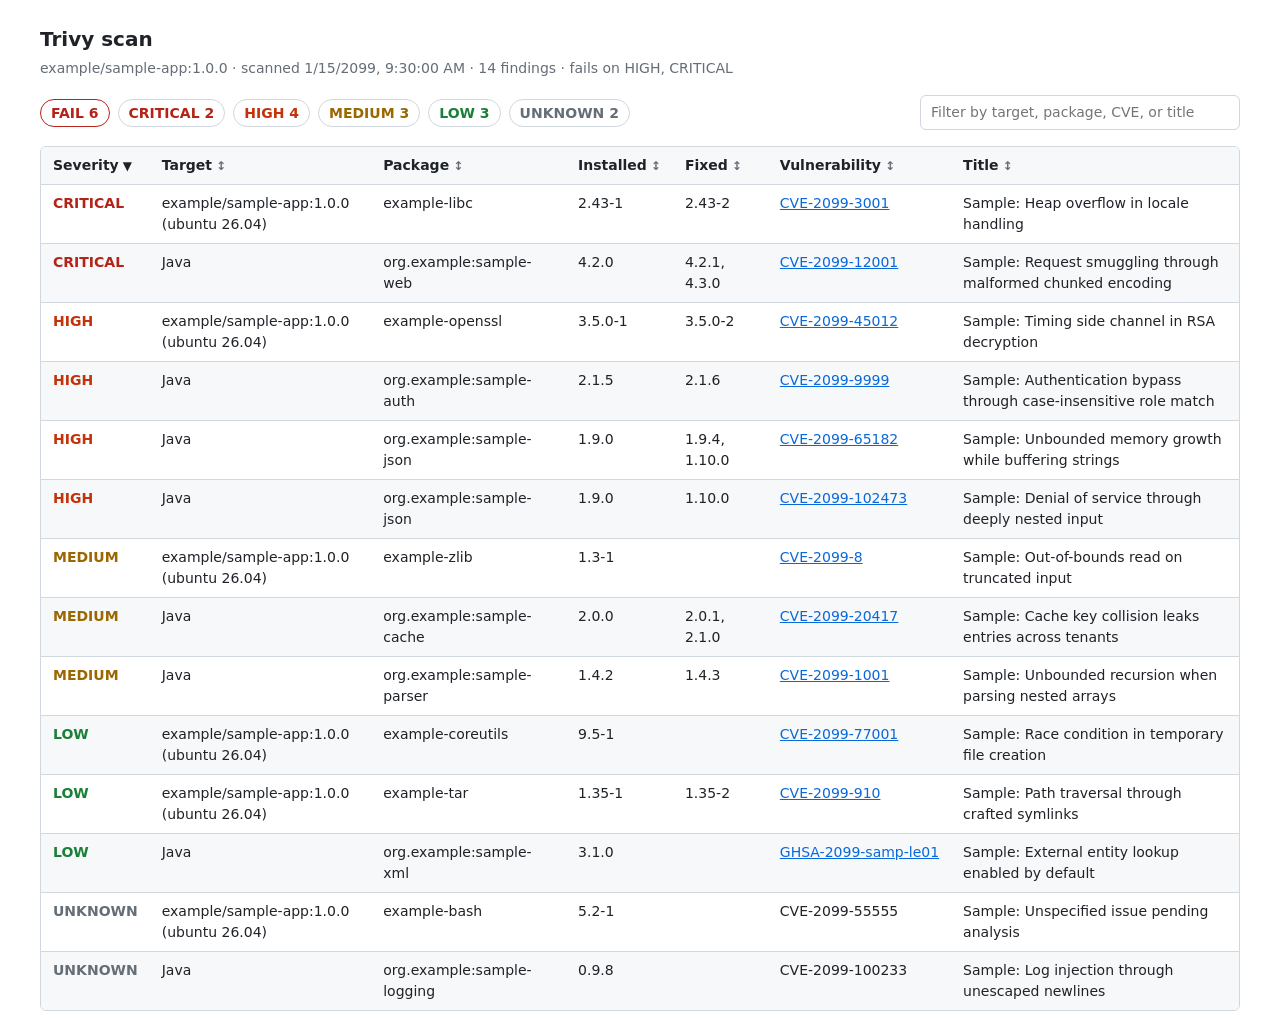
<file: scan/index.html>
<!doctype html>
<html lang="en">
<head>
  <meta charset="utf-8">
  <meta name="viewport" content="width=device-width, initial-scale=1">
  <title>Trivy Scan</title>
  <style>
    :root {
      color-scheme: light dark;
      --bg: #ffffff;
      --fg: #1f2328;
      --muted: #656d76;
      --border: #d0d7de;
      --row-alt: #f6f8fa;
      --link: #0969da;
      --critical: #b42318;
      --high: #c4320a;
      --medium: #9a6700;
      --low: #1a7f37;
      --unknown: #656d76;
    }
    @media (prefers-color-scheme: dark) {
      :root {
        --bg: #0d1117;
        --fg: #e6edf3;
        --muted: #8d96a0;
        --border: #30363d;
        --row-alt: #161b22;
        --link: #4493f8;
        --critical: #ff7b72;
        --high: #ffa657;
        --medium: #d29922;
        --low: #3fb950;
        --unknown: #8d96a0;
      }
    }
    * { box-sizing: border-box; }
    body {
      margin: 0;
      padding: 24px 16px;
      background: var(--bg);
      color: var(--fg);
      font: 14px/1.5 system-ui, -apple-system, "Segoe UI", sans-serif;
    }
    main { max-width: 1200px; margin: 0 auto; }
    h1 { margin: 0 0 4px; font-size: 20px; }
    .meta { margin: 0 0 16px; color: var(--muted); }
    .toolbar {
      display: grid;
      grid-template-columns: 1fr minmax(240px, 320px);
      gap: 12px;
      align-items: center;
      margin-bottom: 16px;
    }
    @media (max-width: 640px) {
      .toolbar { grid-template-columns: 1fr; }
    }
    .chips { display: flex; flex-wrap: wrap; gap: 8px; align-items: center; }
    .count {
      display: inline-flex;
      align-items: center;
      height: 28px;
      padding: 0 10px;
      border: 1px solid var(--border);
      border-radius: 999px;
      line-height: 1;
    }
    .count[hidden] { display: none; }
    .verdict { border-color: currentColor; }
    button.count { background: none; font-family: inherit; font-size: inherit; cursor: pointer; }
    button.count[aria-pressed="false"] { opacity: 0.4; text-decoration: line-through; }
    button.count:focus-visible, th button:focus-visible { outline: 2px solid var(--link); outline-offset: 2px; }
    input {
      width: 100%;
      padding: 6px 10px;
      border: 1px solid var(--border);
      border-radius: 6px;
      background: var(--bg);
      color: var(--fg);
      font: inherit;
    }
    .table-wrap { overflow-x: auto; border: 1px solid var(--border); border-radius: 6px; }
    table { width: 100%; border-collapse: collapse; }
    th, td { padding: 8px 12px; text-align: left; vertical-align: top; border-bottom: 1px solid var(--border); }
    th { position: sticky; top: 0; background: var(--row-alt); white-space: nowrap; }
    th button {
      display: inline-flex;
      align-items: center;
      gap: 4px;
      padding: 0;
      border: 0;
      background: none;
      color: inherit;
      font: inherit;
      cursor: pointer;
    }
    th button::after { content: "↕"; color: var(--muted); font-size: 12px; }
    th[aria-sort="ascending"] button::after { content: "▲"; color: inherit; }
    th[aria-sort="descending"] button::after { content: "▼"; color: inherit; }
    tbody tr:nth-child(even) { background: var(--row-alt); }
    tbody tr:last-child td { border-bottom: 0; }
    td.nowrap { white-space: nowrap; }
    a { color: var(--link); }
    .sev { font-weight: 600; }
    .sev-CRITICAL { color: var(--critical); }
    .sev-HIGH { color: var(--high); }
    .sev-MEDIUM { color: var(--medium); }
    .sev-LOW { color: var(--low); }
    .sev-UNKNOWN { color: var(--unknown); }
    .empty { padding: 24px; text-align: center; color: var(--muted); }
  </style>
</head>
<body>
  <main>
    <h1>Trivy scan</h1>
    <p class="meta" id="meta">Loading…</p>
    <div class="toolbar">
      <div class="chips">
        <span id="verdict" class="count verdict" hidden></span>
        <div id="counts" class="chips"></div>
      </div>
      <input id="filter" type="search" placeholder="Filter by target, package, CVE, or title">
    </div>
    <div class="table-wrap">
      <table>
        <thead>
          <tr>
            <th data-key="Severity"><button type="button">Severity</button></th>
            <th data-key="Target"><button type="button">Target</button></th>
            <th data-key="PkgName"><button type="button">Package</button></th>
            <th data-key="InstalledVersion"><button type="button">Installed</button></th>
            <th data-key="FixedVersion"><button type="button">Fixed</button></th>
            <th data-key="VulnerabilityID"><button type="button">Vulnerability</button></th>
            <th data-key="Title"><button type="button">Title</button></th>
          </tr>
        </thead>
        <tbody id="rows"></tbody>
      </table>
    </div>
  </main>
  <!-- trivy.js sets window.TRIVY_REPORT (and TRIVY_FAIL_ON) so the page also works from file://. -->
  <script src="trivy.js" onerror="void 0"></script>
  <script>
    const SEVERITIES = ['CRITICAL', 'HIGH', 'MEDIUM', 'LOW', 'UNKNOWN'];
    const collator = new Intl.Collator(undefined, { numeric: true, sensitivity: 'base' });
    const state = { query: '', hidden: new Set(), sortKey: 'Severity', sortDir: 'desc' };

    // Higher rank is more severe, so a descending sort puts CRITICAL first.
    function severityRank(severity) {
      const index = SEVERITIES.indexOf(severity);
      return index === -1 ? 0 : SEVERITIES.length - index;
    }

    // CVE-2026-102473 sorts after CVE-2026-65182: compare year, then number, as integers.
    function compareIds(a, b) {
      const pa = /^([A-Z]+)-(\d+)-(\d+)$/i.exec(a);
      const pb = /^([A-Z]+)-(\d+)-(\d+)$/i.exec(b);
      if (pa && pb) {
        return collator.compare(pa[1], pb[1]) || pa[2] - pb[2] || pa[3] - pb[3];
      }
      return collator.compare(a, b);
    }

    const COMPARATORS = {
      Severity: (a, b) => severityRank(a.Severity) - severityRank(b.Severity),
      VulnerabilityID: (a, b) => compareIds(a.VulnerabilityID, b.VulnerabilityID),
    };

    function compareText(key) {
      return (a, b) => collator.compare(a[key] ?? '', b[key] ?? '');
    }

    function sortVulns(vulns) {
      const { sortKey, sortDir } = state;
      const primary = COMPARATORS[sortKey] ?? compareText(sortKey);
      const sign = sortDir === 'asc' ? 1 : -1;
      return [...vulns].sort((a, b) => {
        // Rows without a value (such as no fixed version) stay last in either direction.
        if (!a[sortKey] !== !b[sortKey]) {
          return a[sortKey] ? -1 : 1;
        }
        return sign * primary(a, b)
          || severityRank(b.Severity) - severityRank(a.Severity)
          || collator.compare(a.PkgName, b.PkgName)
          || compareIds(a.VulnerabilityID, b.VulnerabilityID);
      });
    }

    function filterVulns(vulns) {
      const query = state.query;
      return vulns.filter((v) => !state.hidden.has(v.Severity)
        && (!query || [v.Target, v.PkgName, v.VulnerabilityID, v.Title, v.Severity]
          .some((s) => s?.toLowerCase().includes(query))));
    }

    async function loadReport() {
      if (window.TRIVY_REPORT) {
        return window.TRIVY_REPORT;
      }
      const response = await fetch('trivy.json');
      if (!response.ok) {
        throw new Error(`trivy.json: HTTP ${response.status}`);
      }
      return response.json();
    }

    function cell(text, className) {
      const td = document.createElement('td');
      td.textContent = text ?? '';
      if (className) {
        td.className = className;
      }
      return td;
    }

    function flatten(report) {
      return (report.Results ?? [])
        .flatMap((result) => (result.Vulnerabilities ?? []).map((v) => ({ ...v, Target: result.Target })));
    }

    function renderCounts(vulns, onChange) {
      const counts = document.getElementById('counts');
      counts.replaceChildren(...SEVERITIES
        .map((severity) => [severity, vulns.filter((v) => v.Severity === severity).length])
        .filter(([, n]) => n > 0)
        .map(([severity, n]) => {
          const button = document.createElement('button');
          button.type = 'button';
          button.className = `count sev sev-${severity}`;
          button.textContent = `${severity} ${n}`;
          button.title = `Show or hide ${severity} findings`;
          button.setAttribute('aria-pressed', 'true');
          button.addEventListener('click', () => {
            const shown = state.hidden.has(severity);
            if (shown) {
              state.hidden.delete(severity);
            } else {
              state.hidden.add(severity);
            }
            button.setAttribute('aria-pressed', String(shown));
            onChange();
          });
          return button;
        }));
    }

    function renderSortHeaders() {
      document.querySelectorAll('th[data-key]').forEach((th) => {
        if (th.dataset.key === state.sortKey) {
          th.setAttribute('aria-sort', state.sortDir === 'asc' ? 'ascending' : 'descending');
        } else {
          th.removeAttribute('aria-sort');
        }
      });
    }

    function renderRows(vulns, total) {
      const rows = document.getElementById('rows');
      if (vulns.length === 0) {
        const tr = document.createElement('tr');
        const td = cell(total ? 'No matching vulnerabilities' : 'No vulnerabilities', 'empty');
        td.colSpan = 7;
        tr.append(td);
        rows.replaceChildren(tr);
        return;
      }
      rows.replaceChildren(...vulns.map((v) => {
        const tr = document.createElement('tr');
        const id = cell('', 'nowrap');
        if (v.PrimaryURL) {
          const link = document.createElement('a');
          link.href = v.PrimaryURL;
          link.target = '_blank';
          link.rel = 'noopener';
          link.textContent = v.VulnerabilityID;
          id.append(link);
        } else {
          id.textContent = v.VulnerabilityID;
        }
        tr.append(
          cell(v.Severity, `nowrap sev sev-${v.Severity}`),
          cell(v.Target),
          cell(v.PkgName),
          cell(v.InstalledVersion, 'nowrap'),
          cell(v.FixedVersion),
          id,
          cell(v.Title));
        return tr;
      }));
    }

    loadReport()
      .then((report) => {
        const vulns = flatten(report);
        const failOn = window.TRIVY_FAIL_ON?.split(',');
        const created = report.CreatedAt ? new Date(report.CreatedAt).toLocaleString() : 'unknown time';
        document.getElementById('meta').textContent =
          [report.ArtifactName ?? 'Unknown artifact', `scanned ${created}`, `${vulns.length} findings`,
            failOn && `fails on ${failOn.join(', ')}`].filter(Boolean).join(' · ');
        if (failOn) {
          const failing = vulns.filter((v) => failOn.includes(v.Severity)).length;
          const verdict = document.getElementById('verdict');
          verdict.textContent = failing ? `FAIL ${failing}` : 'PASS';
          verdict.className = `count verdict sev ${failing ? 'sev-CRITICAL' : 'sev-LOW'}`;
          verdict.hidden = false;
        }
        const render = () => {
          renderSortHeaders();
          renderRows(sortVulns(filterVulns(vulns)), vulns.length);
        };
        renderCounts(vulns, render);
        document.getElementById('filter').addEventListener('input', (event) => {
          state.query = event.target.value.trim().toLowerCase();
          render();
        });
        document.querySelectorAll('th[data-key] button').forEach((button) => {
          button.addEventListener('click', () => {
            const key = button.parentElement.dataset.key;
            if (state.sortKey === key) {
              state.sortDir = state.sortDir === 'asc' ? 'desc' : 'asc';
            } else {
              state.sortKey = key;
              // Severity starts most severe first; text columns start A to Z.
              state.sortDir = key === 'Severity' ? 'desc' : 'asc';
            }
            render();
          });
        });
        render();
      })
      .catch((error) => {
        document.getElementById('meta').textContent =
          `Could not load the report (${error.message}). Run make scan, or serve this directory over HTTP.`;
      });
  </script>
</body>
</html>
</file>
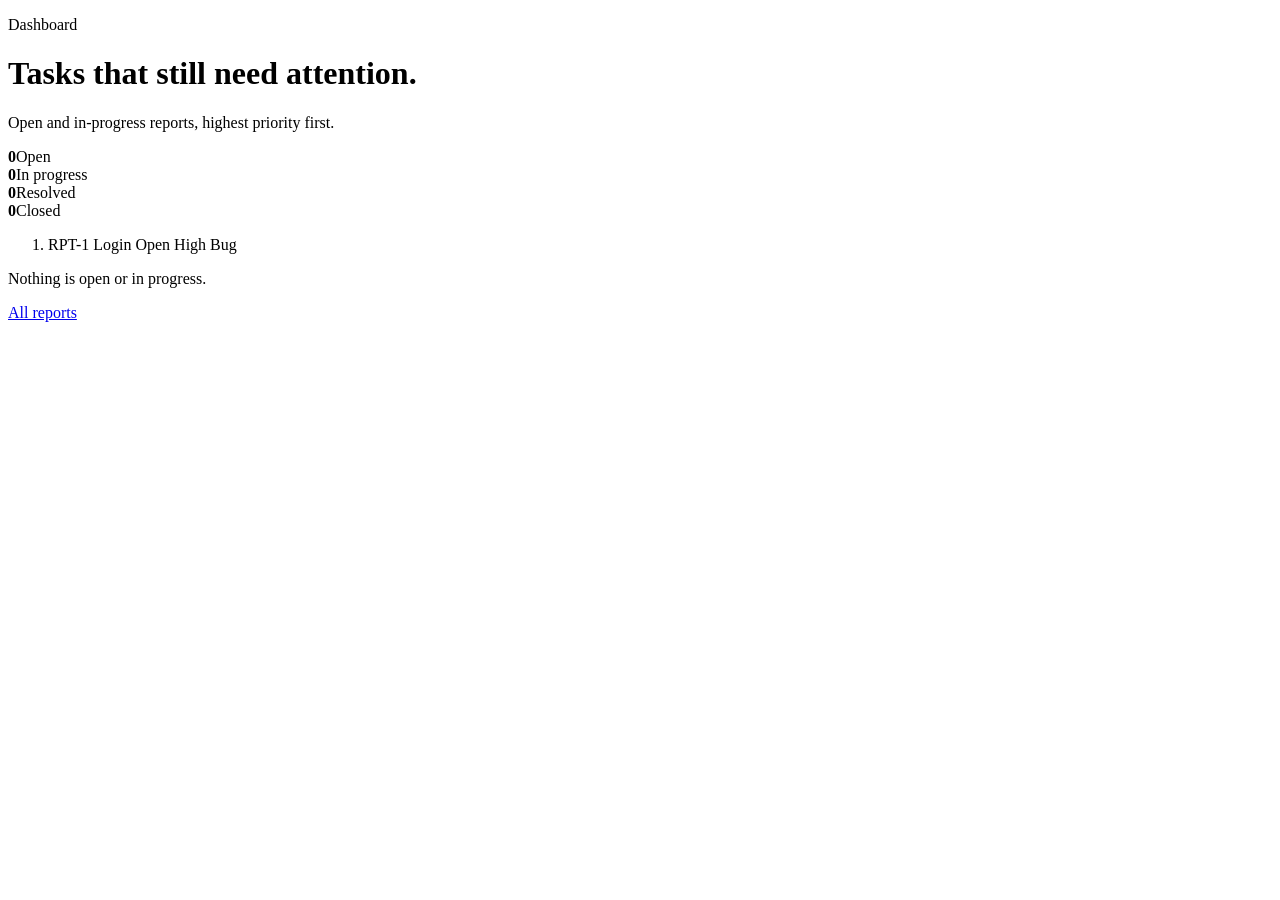
<file: src/main/resources/templates/index.html>
<!DOCTYPE html>
<html lang="en" xmlns:th="http://www.thymeleaf.org" th:replace="~{layout :: page('Dashboard', ~{::main})}">
<main>
    <p class="kicker">Dashboard</p>
    <h1>Tasks that still need attention.</h1>
    <p class="lede">Open and in-progress reports, highest priority first.</p>
    <section class="stats" aria-label="Report counts">
        <div class="stat" data-status="OPEN"><strong th:text="${dashboard.open}">0</strong><span>Open</span></div>
        <div class="stat" data-status="IN_PROGRESS"><strong th:text="${dashboard.inProgress}">0</strong><span>In progress</span></div>
        <div class="stat" data-status="RESOLVED"><strong th:text="${dashboard.resolved}">0</strong><span>Resolved</span></div>
        <div class="stat" data-status="CLOSED"><strong th:text="${dashboard.closed}">0</strong><span>Closed</span></div>
    </section>
    <ol class="tasks" th:if="${!dashboard.tasks.empty}">
        <li th:each="task : ${dashboard.tasks}">
            <a class="id" th:href="@{/reports/{id}(id=${task.id})}" th:text="${task.id}">RPT-1</a>
            <a class="title" th:href="@{/reports/{id}(id=${task.id})}" th:text="${task.title}">Login</a>
            <span class="badges">
                <span class="badge" th:if="${task.status != null}" th:attr="data-status=${task.status}" th:text="${#strings.replace(task.status, '_', ' ')}">Open</span>
                <span class="badge" th:if="${task.priority != null}" th:attr="data-priority=${task.priority}" th:text="${task.priority}">High</span>
                <span class="badge" th:if="${task.type != null}" th:attr="data-type=${task.type}" th:text="${task.type}">Bug</span>
            </span>
        </li>
    </ol>
    <p class="lede" th:if="${dashboard.tasks.empty}">Nothing is open or in progress.</p>
    <p class="links"><a href="/reports">All reports</a></p>
</main>
</html>
</file>
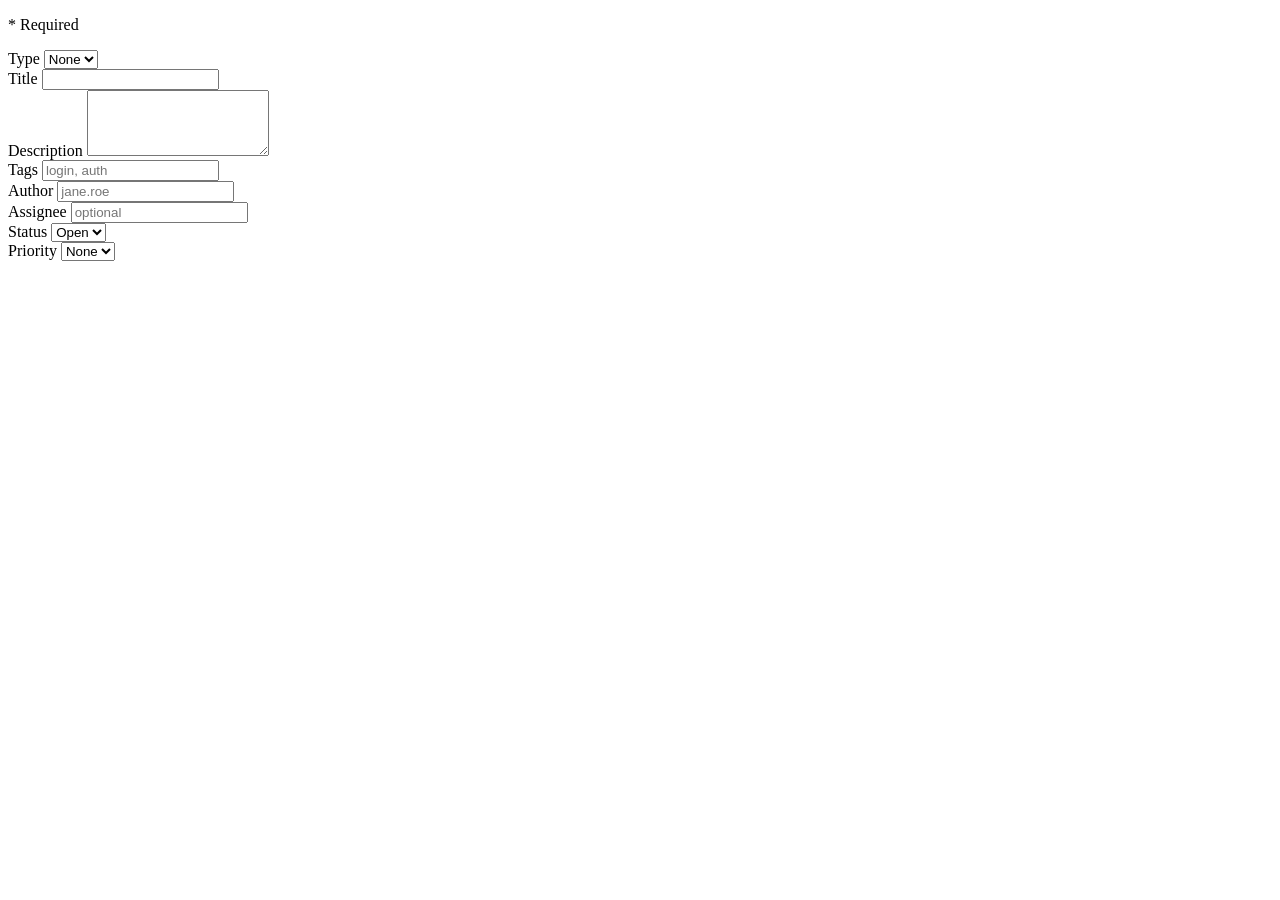
<file: src/main/resources/templates/report-form.html>
<!DOCTYPE html>
<html lang="en" xmlns:th="http://www.thymeleaf.org">
<!--/*
  The report fields shared by the create and edit forms. Pass null to create.
  The API cannot clear a field (null keeps the stored value and blanks are
  rejected), so when editing, a field that has a value hides "None" and an
  assignee that is set becomes required.
*/-->
<th:block th:fragment="fields(report)">
    <p class="hint wide"><span class="mark">*</span> Required</p>
    <div class="form-column">
        <div>
            <label for="type">Type</label>
            <select id="type" name="type">
                <option value="" th:if="${report == null or report.type == null}">None</option>
                <option th:each="type : ${types}" th:value="${type}" th:selected="${report != null and report.type == type}"
                        th:text="${#strings.capitalizeWords(#strings.toLowerCase(#strings.replace(type, '_', ' ')))}">Bug</option>
            </select>
        </div>
        <div>
            <label for="title">Title</label>
            <input id="title" name="title" required maxlength="200" th:value="${report?.title}">
        </div>
        <div>
            <label for="description">Description</label>
            <textarea id="description" name="description" required rows="4" th:text="${report?.description}"></textarea>
        </div>
        <div>
            <label for="tags">Tags</label>
            <input id="tags" name="tags" placeholder="login, auth" th:value="${report?.tags == null ? null : #strings.listJoin(report.tags, ', ')}">
        </div>
    </div>
    <div class="form-column">
        <div>
            <label for="author">Author</label>
            <input id="author" name="author" required placeholder="jane.roe" th:value="${report?.author}">
        </div>
        <div>
            <label for="assignee">Assignee</label>
            <input id="assignee" name="assignee" placeholder="optional" th:value="${report?.assignee}" th:required="${report?.assignee != null}">
        </div>
        <div>
            <label for="status">Status</label>
            <select id="status" name="status">
                <option th:each="status : ${statuses}" th:value="${status}" th:selected="${report != null ? report.status == status : status.name() == 'OPEN'}"
                        th:text="${#strings.capitalizeWords(#strings.toLowerCase(#strings.replace(status, '_', ' ')))}">Open</option>
            </select>
        </div>
        <div>
            <label for="priority">Priority</label>
            <select id="priority" name="priority">
                <option value="" th:if="${report == null or report.priority == null}">None</option>
                <option th:each="priority : ${priorities}" th:value="${priority}" th:selected="${report != null and report.priority == priority}"
                        th:text="${#strings.capitalizeWords(#strings.toLowerCase(priority))}">Low</option>
            </select>
        </div>
    </div>
</th:block>
</html>
</file>
